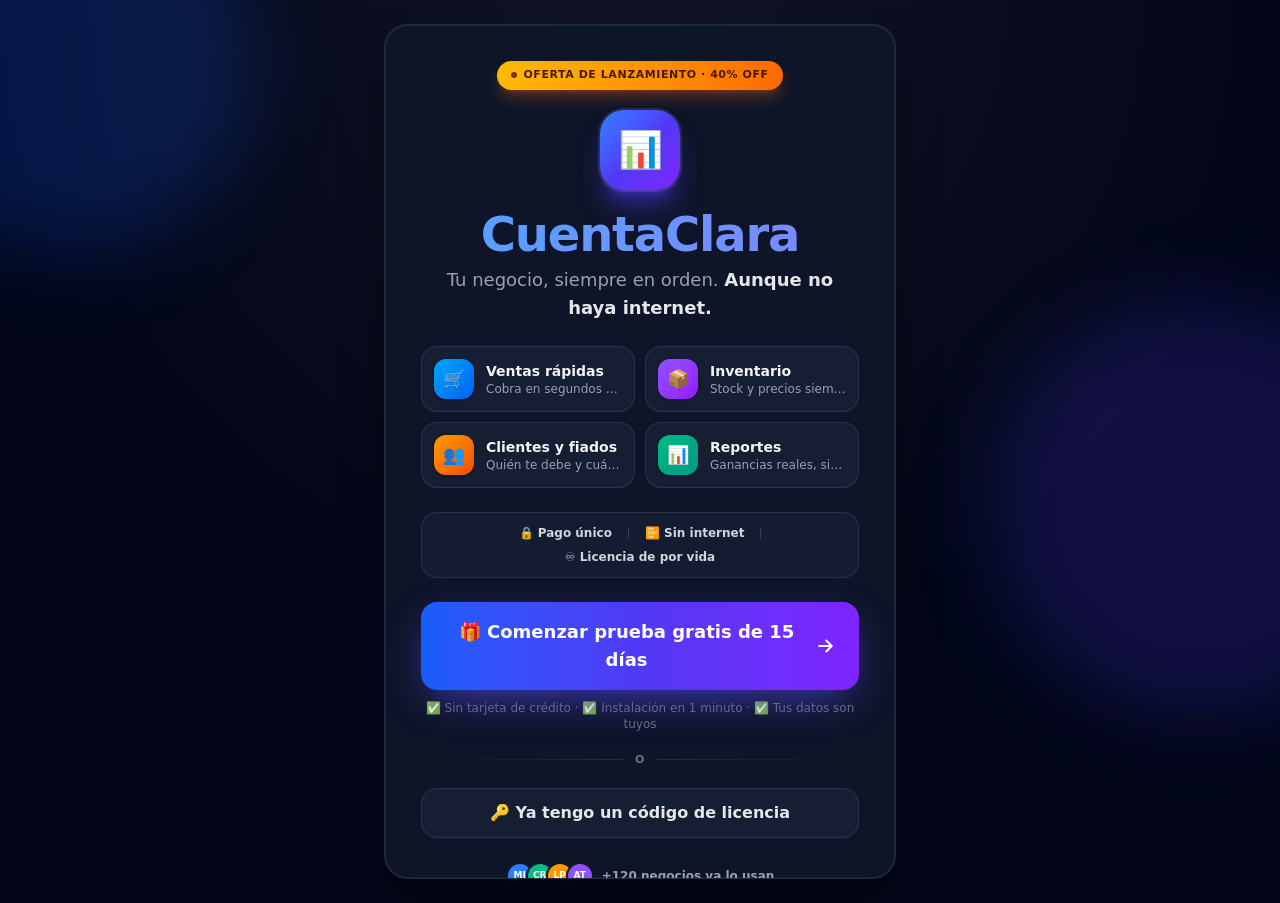
<file: index.html>
<!doctype html>
<html lang="es">

<head>
  <meta charset="UTF-8" />
  <link rel="icon" type="image/png" href="./icon-512.png" />
  <meta name="viewport"
    content="width=device-width, initial-scale=1.0, maximum-scale=1.0, user-scalable=no, viewport-fit=cover">
  <meta name="theme-color" content="#1e40af">
  <meta name="description" content="CuentaClara - Gestión de negocios offline">
  <link rel="manifest" href="./manifest.json">
  <link rel="apple-touch-icon" href="./icon-512.png">
  <title>CuentaClara</title>
  <script type="module" crossorigin src="./assets/index-BieDN30O.js"></script>
  <link rel="stylesheet" crossorigin href="./assets/index-DOCxa1ta.css">
</head>

<body>
  <div id="root"></div>
</body>

</html>
</file>
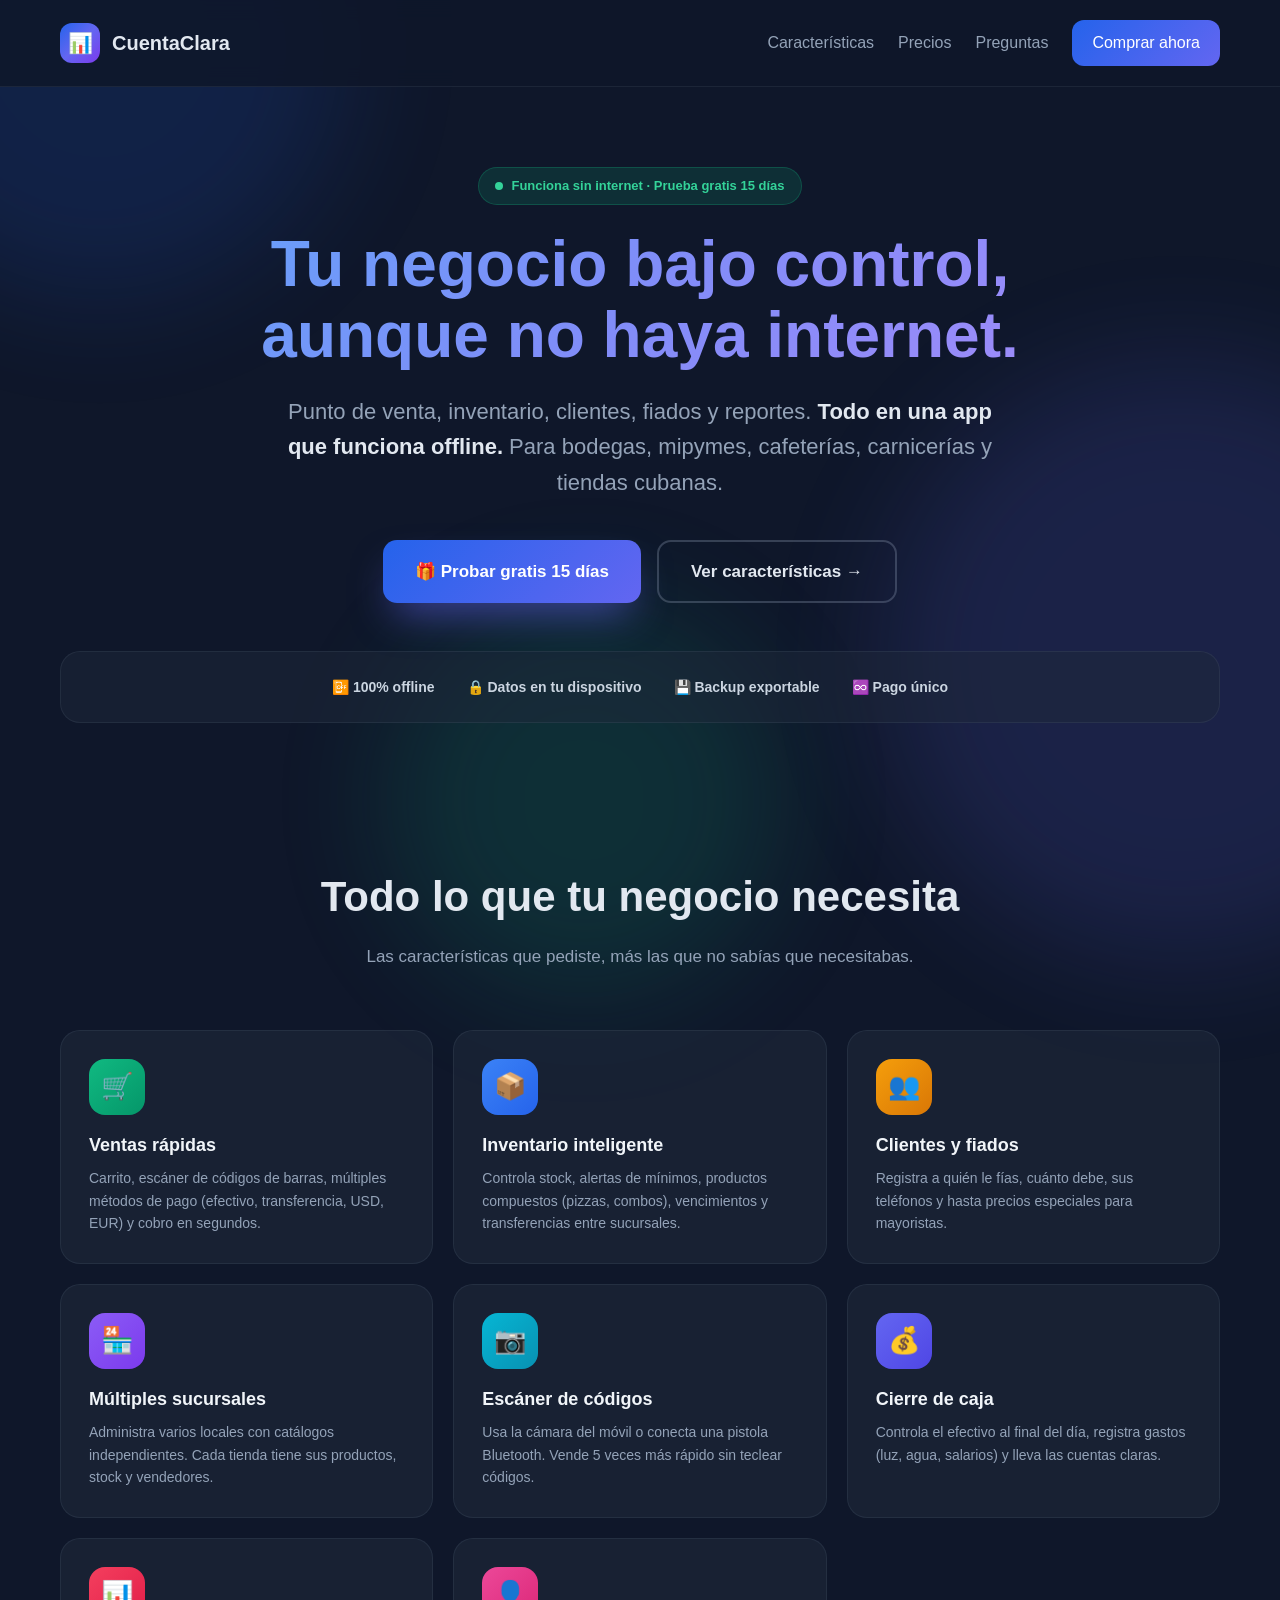
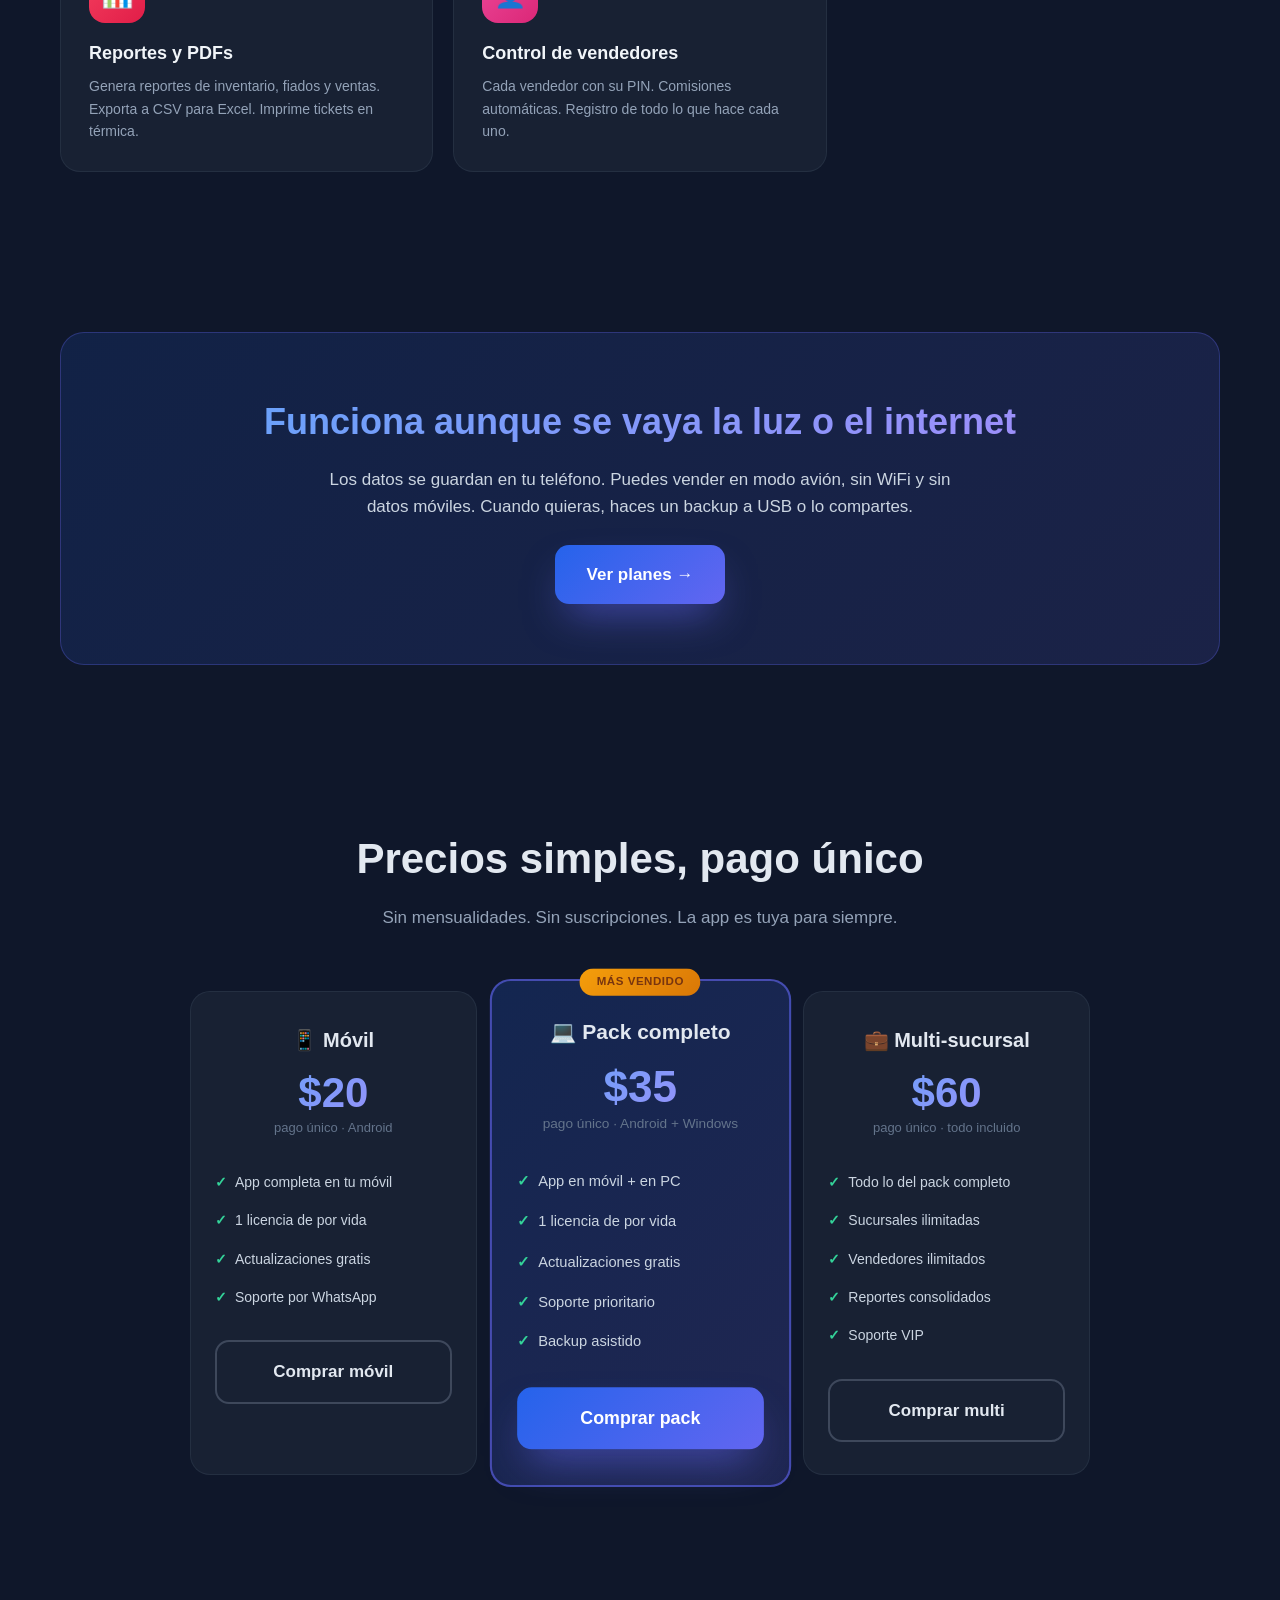
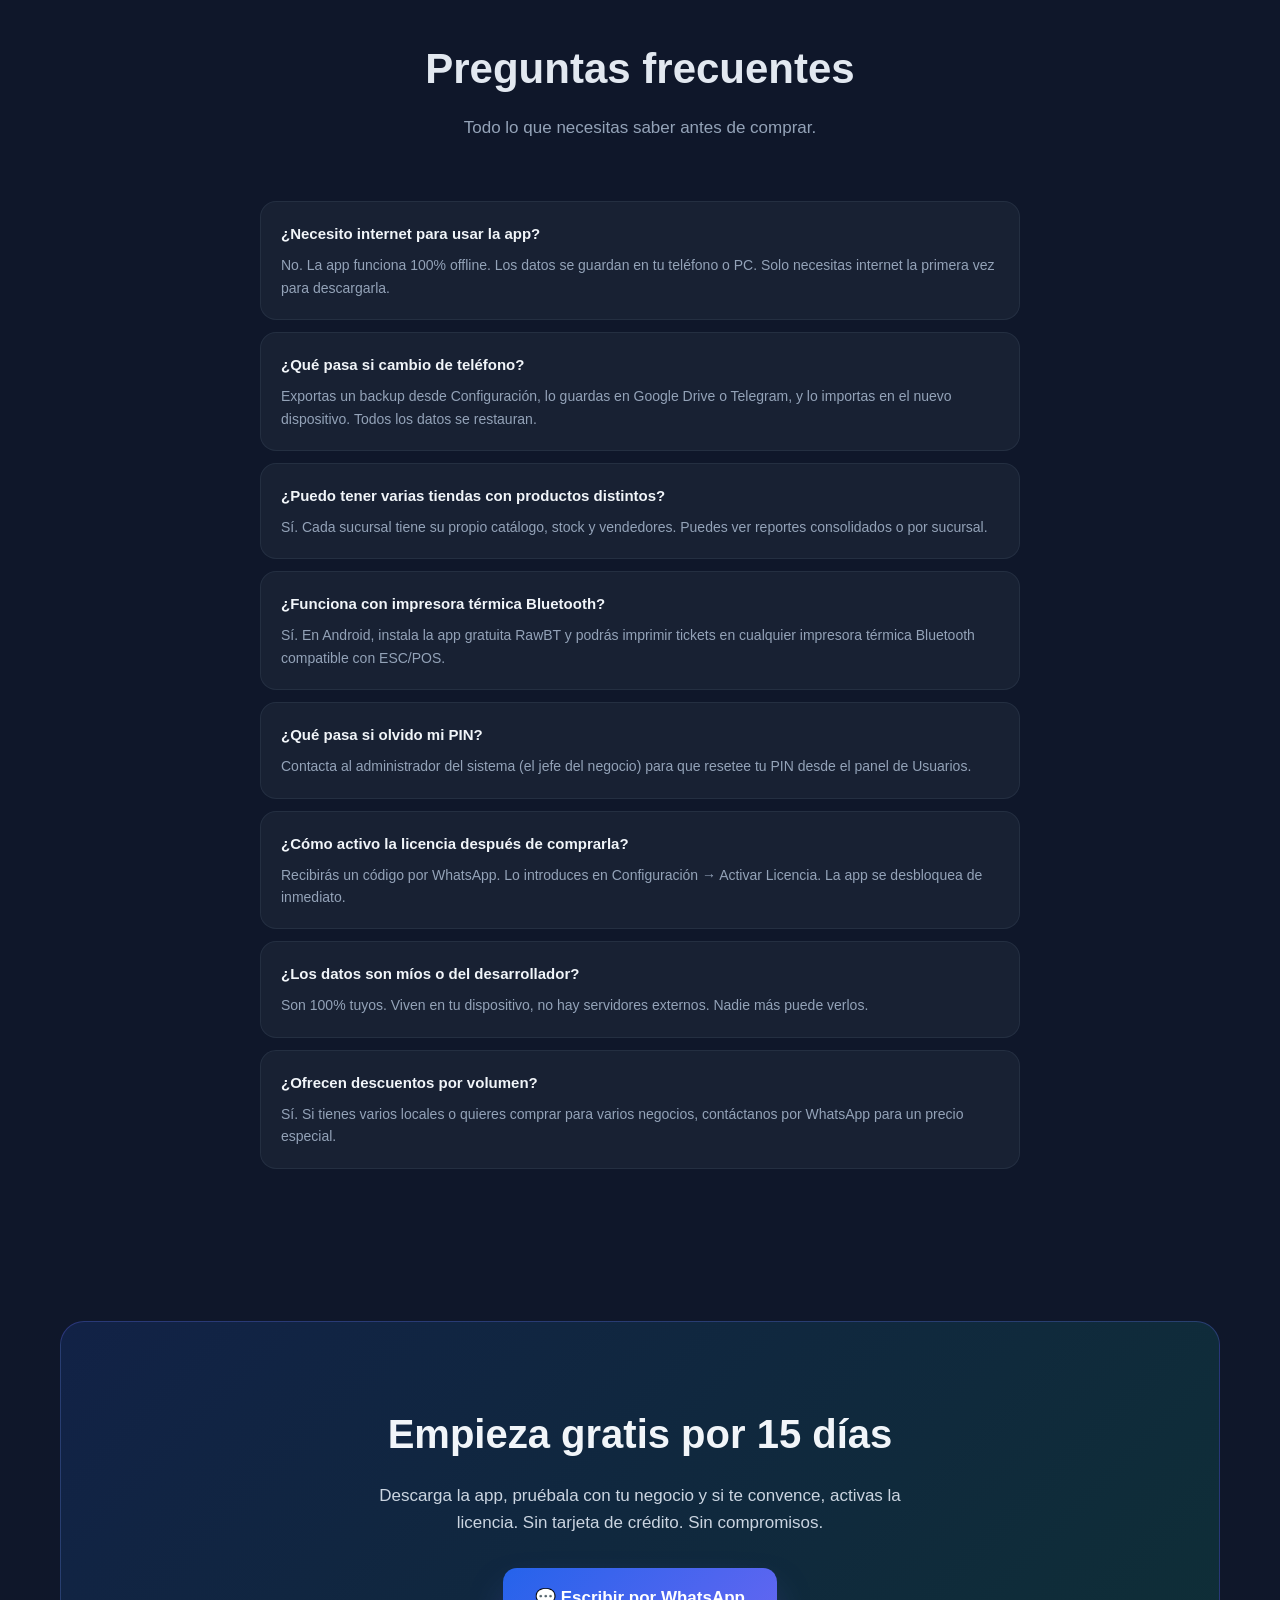
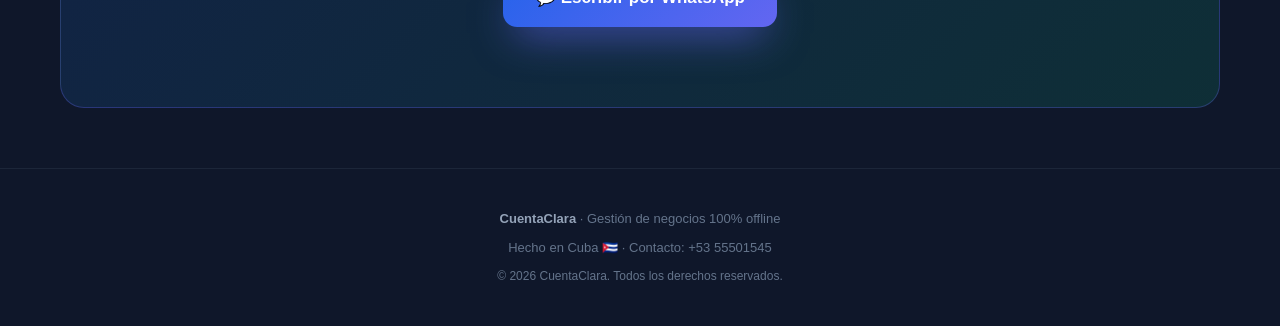
<file: landing.html>
<!DOCTYPE html>
<html lang="es">
<head>
    <meta charset="UTF-8">
    <meta name="viewport" content="width=device-width, initial-scale=1.0">
    <title>CuentaClara — Gestión de Negocios 100% Offline</title>
    <meta name="description" content="Punto de venta, inventario, clientes y reportes. Funciona sin internet. Para mipymes, bodegas y tiendas cubanas.">
    <meta name="theme-color" content="#0f172a">
    <link rel="icon" href="./icon-512.png">
    <style>
        * { margin: 0; padding: 0; box-sizing: border-box; }
        html { scroll-behavior: smooth; }
        body {
            font-family: -apple-system, BlinkMacSystemFont, 'Segoe UI', Roboto, 'Helvetica Neue', Arial, sans-serif;
            background: #0f172a;
            color: #e2e8f0;
            line-height: 1.6;
            overflow-x: hidden;
        }
        .bg-decor { position: fixed; inset: 0; pointer-events: none; z-index: 0; }
        .blob { position: absolute; border-radius: 50%; filter: blur(60px); opacity: 0.15; }
        .blob-1 { width: 500px; height: 500px; background: #2563eb; top: -200px; left: -150px; }
        .blob-2 { width: 600px; height: 600px; background: #6366f1; top: 40%; right: -200px; }
        .blob-3 { width: 400px; height: 400px; background: #10b981; bottom: -100px; left: 30%; }
        .container { max-width: 1200px; margin: 0 auto; padding: 0 20px; position: relative; z-index: 1; }
        header {
            padding: 20px 0;
            border-bottom: 1px solid rgba(148, 163, 184, 0.1);
            backdrop-filter: blur(10px);
            position: sticky; top: 0;
            background: rgba(15, 23, 42, 0.85);
            z-index: 100;
        }
        .nav { display: flex; justify-content: space-between; align-items: center; }
        .logo { display: flex; align-items: center; gap: 12px; font-weight: 800; font-size: 20px; }
        .logo-icon {
            width: 40px; height: 40px; border-radius: 12px;
            background: linear-gradient(135deg, #2563eb, #6366f1, #7c3aed);
            display: flex; align-items: center; justify-content: center;
            font-size: 20px;
        }
        .nav-links { display: flex; gap: 24px; align-items: center; }
        .nav-links a { color: #94a3b8; text-decoration: none; font-weight: 500; transition: color 0.2s; }
        .nav-links a:hover { color: #e2e8f0; }
        .btn-cta {
            padding: 10px 20px; border-radius: 12px;
            background: linear-gradient(135deg, #2563eb, #6366f1);
            color: white !important; font-weight: 700;
            transition: transform 0.2s;
        }
        .btn-cta:hover { transform: translateY(-2px); }
        @media (max-width: 768px) {
            .nav-links a:not(.btn-cta) { display: none; }
        }
        .hero { padding: 80px 0 60px; text-align: center; }
        .hero-badge {
            display: inline-flex; align-items: center; gap: 8px;
            padding: 8px 16px; border-radius: 999px;
            background: rgba(16, 185, 129, 0.15);
            color: #34d399; font-size: 13px; font-weight: 700;
            border: 1px solid rgba(16, 185, 129, 0.25);
            margin-bottom: 24px;
        }
        .hero-badge .dot {
            width: 8px; height: 8px; border-radius: 50%; background: #34d399;
            animation: pulse 2s infinite;
        }
        @keyframes pulse {
            0%, 100% { opacity: 1; transform: scale(1); }
            50% { opacity: 0.5; transform: scale(0.85); }
        }
        h1 {
            font-size: clamp(36px, 6vw, 64px);
            font-weight: 900; line-height: 1.1;
            margin-bottom: 24px;
            background: linear-gradient(135deg, #60a5fa, #818cf8, #a78bfa);
            -webkit-background-clip: text;
            -webkit-text-fill-color: transparent;
            background-clip: text;
        }
        .hero p {
            font-size: clamp(16px, 2vw, 22px);
            color: #94a3b8; max-width: 720px;
            margin: 0 auto 40px;
        }
        .hero p strong { color: #e2e8f0; }
        .hero-buttons {
            display: flex; gap: 16px; justify-content: center; flex-wrap: wrap;
        }
        .btn {
            padding: 16px 32px; border-radius: 14px;
            font-weight: 800; font-size: 17px;
            text-decoration: none; display: inline-flex;
            align-items: center; gap: 8px;
            transition: transform 0.2s, box-shadow 0.2s;
            border: none; cursor: pointer;
        }
        .btn-primary {
            background: linear-gradient(135deg, #2563eb, #6366f1);
            color: white;
            box-shadow: 0 20px 40px -12px rgba(99, 102, 241, 0.6);
        }
        .btn-primary:hover { transform: translateY(-3px); box-shadow: 0 24px 50px -12px rgba(99, 102, 241, 0.8); }
        .btn-outline {
            background: transparent; color: #e2e8f0;
            border: 2px solid rgba(148, 163, 184, 0.3);
        }
        .btn-outline:hover { border-color: #6366f1; color: #a5b4fc; transform: translateY(-3px); }
        .trust {
            display: flex; gap: 32px; justify-content: center;
            flex-wrap: wrap; margin-top: 48px;
            padding: 24px; border-radius: 20px;
            background: rgba(30, 41, 59, 0.5);
            border: 1px solid rgba(148, 163, 184, 0.1);
        }
        .trust-item { display: flex; align-items: center; gap: 10px; color: #cbd5e1; font-weight: 600; font-size: 14px; }
        .section { padding: 80px 0; }
        .section-title {
            font-size: clamp(28px, 4vw, 42px);
            font-weight: 900; text-align: center;
            margin-bottom: 12px; color: #e2e8f0;
        }
        .section-sub {
            text-align: center; color: #94a3b8;
            font-size: 17px; max-width: 640px;
            margin: 0 auto 60px;
        }
        .features-grid {
            display: grid;
            grid-template-columns: repeat(auto-fit, minmax(280px, 1fr));
            gap: 20px;
        }
        .feature {
            padding: 28px; border-radius: 20px;
            background: rgba(30, 41, 59, 0.6);
            border: 1px solid rgba(148, 163, 184, 0.1);
            transition: transform 0.2s, border-color 0.2s;
        }
        .feature:hover { transform: translateY(-4px); border-color: rgba(99, 102, 241, 0.4); }
        .feature-icon {
            width: 56px; height: 56px; border-radius: 16px;
            display: flex; align-items: center; justify-content: center;
            font-size: 26px; margin-bottom: 16px;
        }
        .fi-blue { background: linear-gradient(135deg, #3b82f6, #2563eb); }
        .fi-violet { background: linear-gradient(135deg, #8b5cf6, #7c3aed); }
        .fi-emerald { background: linear-gradient(135deg, #10b981, #059669); }
        .fi-amber { background: linear-gradient(135deg, #f59e0b, #d97706); }
        .fi-rose { background: linear-gradient(135deg, #f43f5e, #e11d48); }
        .fi-cyan { background: linear-gradient(135deg, #06b6d4, #0891b2); }
        .fi-indigo { background: linear-gradient(135deg, #6366f1, #4f46e5); }
        .fi-pink { background: linear-gradient(135deg, #ec4899, #db2777); }
        .feature h3 { font-size: 18px; font-weight: 800; margin-bottom: 8px; color: #f1f5f9; }
        .feature p { color: #94a3b8; font-size: 14px; }
        .highlight {
            padding: 60px 40px; border-radius: 24px;
            background: linear-gradient(135deg, rgba(37, 99, 235, 0.15), rgba(99, 102, 241, 0.15));
            border: 1px solid rgba(99, 102, 241, 0.3);
            text-align: center;
        }
        .highlight h2 {
            font-size: clamp(24px, 3vw, 36px);
            font-weight: 900; margin-bottom: 16px;
            background: linear-gradient(135deg, #60a5fa, #a78bfa);
            -webkit-background-clip: text;
            -webkit-text-fill-color: transparent;
        }
        .highlight p { font-size: 17px; color: #cbd5e1; max-width: 640px; margin: 0 auto 24px; }
        .pricing {
            display: grid;
            grid-template-columns: repeat(auto-fit, minmax(260px, 1fr));
            gap: 20px; max-width: 900px; margin: 0 auto;
        }
        .price-card {
            padding: 32px 24px; border-radius: 20px;
            background: rgba(30, 41, 59, 0.6);
            border: 1px solid rgba(148, 163, 184, 0.1);
            text-align: center; position: relative;
        }
        .price-card.featured {
            background: linear-gradient(135deg, rgba(37, 99, 235, 0.2), rgba(99, 102, 241, 0.2));
            border: 2px solid rgba(99, 102, 241, 0.6);
            transform: scale(1.05);
        }
        .badge-pop {
            position: absolute; top: -12px; left: 50%; transform: translateX(-50%);
            padding: 4px 16px; border-radius: 999px;
            background: linear-gradient(135deg, #f59e0b, #d97706);
            color: #78350f; font-size: 11px; font-weight: 900;
            text-transform: uppercase; letter-spacing: 0.5px;
        }
        .price-title { font-size: 20px; font-weight: 800; margin-bottom: 8px; }
        .price-amount {
            font-size: 42px; font-weight: 900; line-height: 1;
            margin: 16px 0 4px;
            background: linear-gradient(135deg, #60a5fa, #a78bfa);
            -webkit-background-clip: text;
            -webkit-text-fill-color: transparent;
        }
        .price-period { color: #64748b; font-size: 13px; margin-bottom: 24px; }
        .price-features {
            list-style: none; text-align: left;
            margin: 24px 0; padding: 0;
        }
        .price-features li {
            padding: 8px 0; font-size: 14px; color: #cbd5e1;
            display: flex; align-items: center; gap: 8px;
        }
        .price-features li::before { content: '✓'; color: #34d399; font-weight: 900; }
        .cta-final {
            text-align: center; padding: 80px 20px;
            background: linear-gradient(135deg, rgba(37, 99, 235, 0.15), rgba(16, 185, 129, 0.15));
            border-radius: 24px; margin: 60px 0;
            border: 1px solid rgba(99, 102, 241, 0.3);
        }
        .cta-final h2 {
            font-size: clamp(28px, 4vw, 40px);
            font-weight: 900; margin-bottom: 16px; color: #f1f5f9;
        }
        .cta-final p { font-size: 17px; color: #cbd5e1; margin-bottom: 32px; max-width: 560px; margin-left: auto; margin-right: auto; }
        .faq-list { max-width: 760px; margin: 0 auto; }
        .faq-item {
            padding: 20px; margin-bottom: 12px;
            border-radius: 16px; background: rgba(30, 41, 59, 0.6);
            border: 1px solid rgba(148, 163, 184, 0.1);
        }
        .faq-q { font-weight: 800; color: #f1f5f9; margin-bottom: 8px; font-size: 15px; }
        .faq-a { color: #94a3b8; font-size: 14px; }
        footer {
            padding: 40px 0; border-top: 1px solid rgba(148, 163, 184, 0.1);
            text-align: center; color: #64748b; font-size: 13px;
        }
        footer strong { color: #94a3b8; }
        @media (max-width: 640px) {
            .hero { padding: 40px 0 30px; }
            .section { padding: 50px 0; }
            .trust { gap: 16px; padding: 16px; }
            .highlight { padding: 40px 20px; }
            .price-card.featured { transform: none; }
        }
    </style>
</head>
<body>
    <div class="bg-decor">
        <div class="blob blob-1"></div>
        <div class="blob blob-2"></div>
        <div class="blob blob-3"></div>
    </div>

    <header>
        <div class="container">
            <nav class="nav">
                <div class="logo">
                    <div class="logo-icon">📊</div>
                    <span>CuentaClara</span>
                </div>
                <div class="nav-links">
                    <a href="#features">Características</a>
                    <a href="#precios">Precios</a>
                    <a href="#faq">Preguntas</a>
                    <a href="#comprar" class="btn-cta">Comprar ahora</a>
                </div>
            </nav>
        </div>
    </header>

    <section class="hero">
        <div class="container">
            <div class="hero-badge">
                <span class="dot"></span>
                <span>Funciona sin internet · Prueba gratis 15 días</span>
            </div>
            <h1>Tu negocio bajo control,<br>aunque no haya internet.</h1>
            <p>
                Punto de venta, inventario, clientes, fiados y reportes.
                <strong>Todo en una app que funciona offline.</strong>
                Para bodegas, mipymes, cafeterías, carnicerías y tiendas cubanas.
            </p>
            <div class="hero-buttons">
                <a href="#precios" class="btn btn-primary">🎁 Probar gratis 15 días</a>
                <a href="#features" class="btn btn-outline">Ver características →</a>
            </div>
            <div class="trust">
                <div class="trust-item">📴 100% offline</div>
                <div class="trust-item">🔒 Datos en tu dispositivo</div>
                <div class="trust-item">💾 Backup exportable</div>
                <div class="trust-item">♾️ Pago único</div>
            </div>
        </div>
    </section>

    <section class="section" id="features">
        <div class="container">
            <h2 class="section-title">Todo lo que tu negocio necesita</h2>
            <p class="section-sub">Las características que pediste, más las que no sabías que necesitabas.</p>
            <div class="features-grid">
                <div class="feature">
                    <div class="feature-icon fi-emerald">🛒</div>
                    <h3>Ventas rápidas</h3>
                    <p>Carrito, escáner de códigos de barras, múltiples métodos de pago (efectivo, transferencia, USD, EUR) y cobro en segundos.</p>
                </div>
                <div class="feature">
                    <div class="feature-icon fi-blue">📦</div>
                    <h3>Inventario inteligente</h3>
                    <p>Controla stock, alertas de mínimos, productos compuestos (pizzas, combos), vencimientos y transferencias entre sucursales.</p>
                </div>
                <div class="feature">
                    <div class="feature-icon fi-amber">👥</div>
                    <h3>Clientes y fiados</h3>
                    <p>Registra a quién le fías, cuánto debe, sus teléfonos y hasta precios especiales para mayoristas.</p>
                </div>
                <div class="feature">
                    <div class="feature-icon fi-violet">🏪</div>
                    <h3>Múltiples sucursales</h3>
                    <p>Administra varios locales con catálogos independientes. Cada tienda tiene sus productos, stock y vendedores.</p>
                </div>
                <div class="feature">
                    <div class="feature-icon fi-cyan">📷</div>
                    <h3>Escáner de códigos</h3>
                    <p>Usa la cámara del móvil o conecta una pistola Bluetooth. Vende 5 veces más rápido sin teclear códigos.</p>
                </div>
                <div class="feature">
                    <div class="feature-icon fi-indigo">💰</div>
                    <h3>Cierre de caja</h3>
                    <p>Controla el efectivo al final del día, registra gastos (luz, agua, salarios) y lleva las cuentas claras.</p>
                </div>
                <div class="feature">
                    <div class="feature-icon fi-rose">📊</div>
                    <h3>Reportes y PDFs</h3>
                    <p>Genera reportes de inventario, fiados y ventas. Exporta a CSV para Excel. Imprime tickets en térmica.</p>
                </div>
                <div class="feature">
                    <div class="feature-icon fi-pink">👤</div>
                    <h3>Control de vendedores</h3>
                    <p>Cada vendedor con su PIN. Comisiones automáticas. Registro de todo lo que hace cada uno.</p>
                </div>
            </div>
        </div>
    </section>

    <section class="section">
        <div class="container">
            <div class="highlight">
                <h2>Funciona aunque se vaya la luz o el internet</h2>
                <p>Los datos se guardan en tu teléfono. Puedes vender en modo avión, sin WiFi y sin datos móviles. Cuando quieras, haces un backup a USB o lo compartes.</p>
                <a href="#precios" class="btn btn-primary">Ver planes →</a>
            </div>
        </div>
    </section>

    <section class="section" id="precios">
        <div class="container">
            <h2 class="section-title">Precios simples, pago único</h2>
            <p class="section-sub">Sin mensualidades. Sin suscripciones. La app es tuya para siempre.</p>
            <div class="pricing">
                <div class="price-card">
                    <div class="price-title">📱 Móvil</div>
                    <div class="price-amount">$20</div>
                    <div class="price-period">pago único · Android</div>
                    <ul class="price-features">
                        <li>App completa en tu móvil</li>
                        <li>1 licencia de por vida</li>
                        <li>Actualizaciones gratis</li>
                        <li>Soporte por WhatsApp</li>
                    </ul>
                    <a href="#comprar" class="btn btn-outline" style="width:100%; justify-content:center;">Comprar móvil</a>
                </div>
                <div class="price-card featured">
                    <div class="badge-pop">Más vendido</div>
                    <div class="price-title">💻 Pack completo</div>
                    <div class="price-amount">$35</div>
                    <div class="price-period">pago único · Android + Windows</div>
                    <ul class="price-features">
                        <li>App en móvil + en PC</li>
                        <li>1 licencia de por vida</li>
                        <li>Actualizaciones gratis</li>
                        <li>Soporte prioritario</li>
                        <li>Backup asistido</li>
                    </ul>
                    <a href="#comprar" class="btn btn-primary" style="width:100%; justify-content:center;">Comprar pack</a>
                </div>
                <div class="price-card">
                    <div class="price-title">💼 Multi-sucursal</div>
                    <div class="price-amount">$60</div>
                    <div class="price-period">pago único · todo incluido</div>
                    <ul class="price-features">
                        <li>Todo lo del pack completo</li>
                        <li>Sucursales ilimitadas</li>
                        <li>Vendedores ilimitados</li>
                        <li>Reportes consolidados</li>
                        <li>Soporte VIP</li>
                    </ul>
                    <a href="#comprar" class="btn btn-outline" style="width:100%; justify-content:center;">Comprar multi</a>
                </div>
            </div>
        </div>
    </section>

    <section class="section" id="faq">
        <div class="container">
            <h2 class="section-title">Preguntas frecuentes</h2>
            <p class="section-sub">Todo lo que necesitas saber antes de comprar.</p>
            <div class="faq-list">
                <div class="faq-item">
                    <div class="faq-q">¿Necesito internet para usar la app?</div>
                    <div class="faq-a">No. La app funciona 100% offline. Los datos se guardan en tu teléfono o PC. Solo necesitas internet la primera vez para descargarla.</div>
                </div>
                <div class="faq-item">
                    <div class="faq-q">¿Qué pasa si cambio de teléfono?</div>
                    <div class="faq-a">Exportas un backup desde Configuración, lo guardas en Google Drive o Telegram, y lo importas en el nuevo dispositivo. Todos los datos se restauran.</div>
                </div>
                <div class="faq-item">
                    <div class="faq-q">¿Puedo tener varias tiendas con productos distintos?</div>
                    <div class="faq-a">Sí. Cada sucursal tiene su propio catálogo, stock y vendedores. Puedes ver reportes consolidados o por sucursal.</div>
                </div>
                <div class="faq-item">
                    <div class="faq-q">¿Funciona con impresora térmica Bluetooth?</div>
                    <div class="faq-a">Sí. En Android, instala la app gratuita RawBT y podrás imprimir tickets en cualquier impresora térmica Bluetooth compatible con ESC/POS.</div>
                </div>
                <div class="faq-item">
                    <div class="faq-q">¿Qué pasa si olvido mi PIN?</div>
                    <div class="faq-a">Contacta al administrador del sistema (el jefe del negocio) para que resetee tu PIN desde el panel de Usuarios.</div>
                </div>
                <div class="faq-item">
                    <div class="faq-q">¿Cómo activo la licencia después de comprarla?</div>
                    <div class="faq-a">Recibirás un código por WhatsApp. Lo introduces en Configuración → Activar Licencia. La app se desbloquea de inmediato.</div>
                </div>
                <div class="faq-item">
                    <div class="faq-q">¿Los datos son míos o del desarrollador?</div>
                    <div class="faq-a">Son 100% tuyos. Viven en tu dispositivo, no hay servidores externos. Nadie más puede verlos.</div>
                </div>
                <div class="faq-item">
                    <div class="faq-q">¿Ofrecen descuentos por volumen?</div>
                    <div class="faq-a">Sí. Si tienes varios locales o quieres comprar para varios negocios, contáctanos por WhatsApp para un precio especial.</div>
                </div>
            </div>
        </div>
    </section>

    <section class="container">
        <div class="cta-final" id="comprar">
            <h2>Empieza gratis por 15 días</h2>
            <p>Descarga la app, pruébala con tu negocio y si te convence, activas la licencia. Sin tarjeta de crédito. Sin compromisos.</p>
            <a href="https://wa.me/5355501545?text=Hola%21%20Quiero%20probar%20CuentaClara%20en%20mi%20negocio" class="btn btn-primary" target="_blank">
                💬 Escribir por WhatsApp
            </a>
        </div>
    </section>

    <footer>
        <div class="container">
            <p><strong>CuentaClara</strong> · Gestión de negocios 100% offline</p>
            <p style="margin-top: 8px;">Hecho en Cuba 🇨🇺 · Contacto: +53 55501545</p>
            <p style="margin-top: 8px; font-size: 12px;">© 2026 CuentaClara. Todos los derechos reservados.</p>
        </div>
    </footer>
</body>
</html>
</file>
